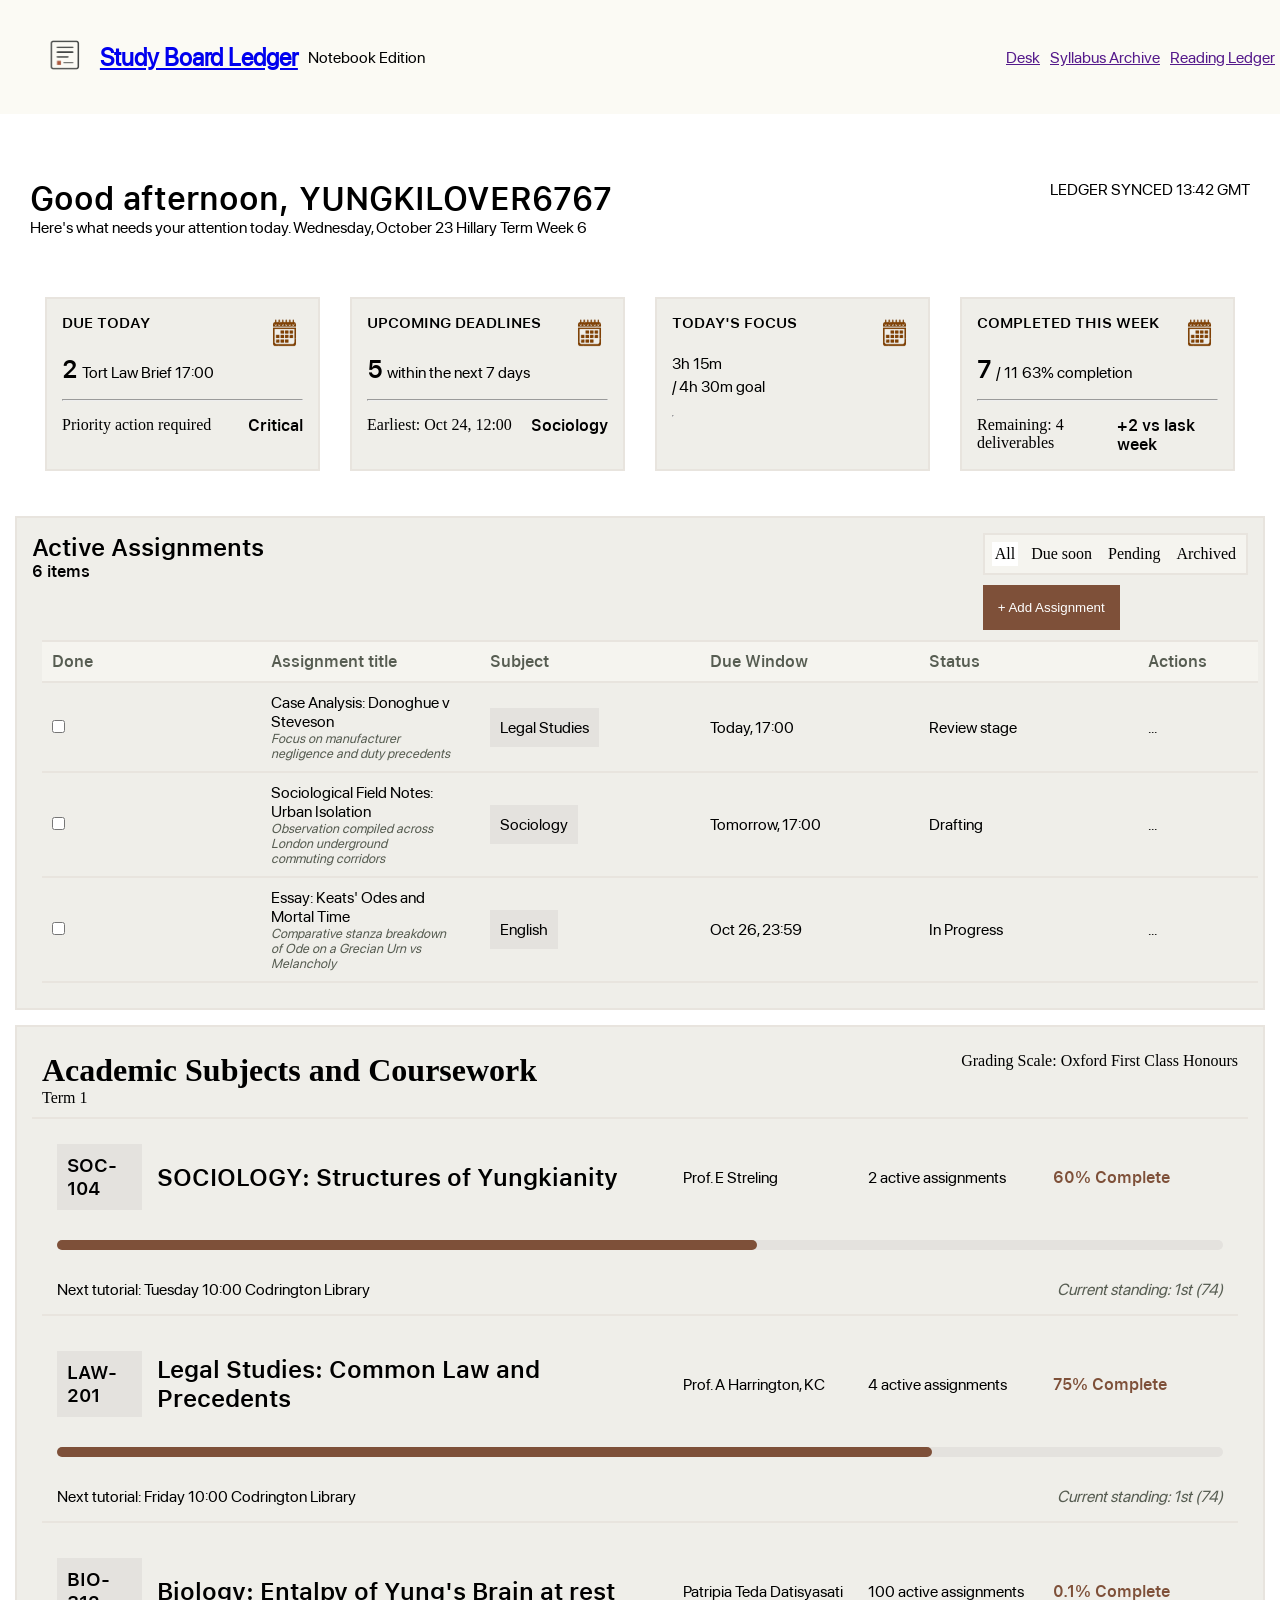
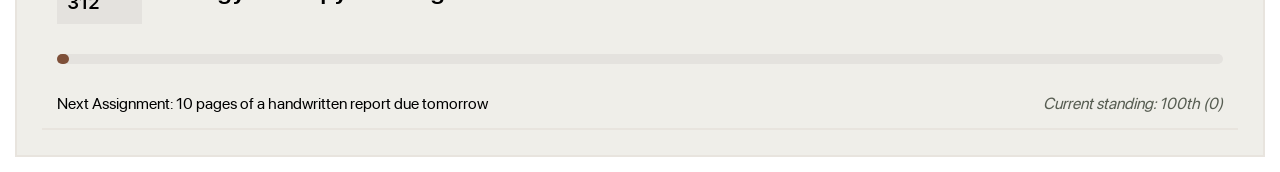
<file: studyBoard/index.html>
<!DOCTYPE html>
<html>
    <head>
        <link rel="stylesheet" href="styles.css">
        <script src="script.js"></script>
    </head>
    <body>
        <nav>
            <div class="nav-left">
                <ul>
                    <li> <a> <img src="img/paper.png" alt="paper.png">   </a></li>
                    <li> <a href="landingpage.html"> <h1> Study Board Ledger </h1> </a></li>
                    <li> <a> <p> Notebook Edition </p> </a></li>
                    <li> <a> <div class="icon"> </div> </a></li>
                </ul>
            </div>
                <div class="nav-right">
                    <ul>
                    <li> <a href=""> Desk </a> </li>
                    <li> <a href=""> Syllabus Archive </a> </li>
                    <li> <a href=""> Reading Ledger </a></li>
                </ul>
            </div>
        </nav>

        <header>

        </header>

        <div class="hero-page"> 
            <div class="hero-header">
                <h1> Good afternoon, <span id="username"> YUNGKILOVER6767 </span> </h1>
                <p> LEDGER SYNCED 13:42 GMT</p>
            </div>
            
            <p> Here's what needs your attention today. Wednesday, October 23 Hillary Term Week 6</p>
        </div>

        <div class="quick-dashboard">
            <!-- Due today -->
            <div class="box-dashboard">
                <div class="box-dashboard-header">
                    <h2> DUE TODAY </h2>
                    <img src="img/calendar.png" alt="calendar.png"> 
                </div>
                <div class="box-dashboard-text">
                    <span class="box-dashboard-value"> 2 </span>
                    <p> Tort Law Brief 17:00 </p>
                </div>
                <hr class="seperating-line">
                <div class="box-dashboard-footer">
                    
                    <p> Priority action required </p>

                    <h4> Critical </h4>
                </div>
            </div>
            <!-- Deadlines -->
            <div class="box-dashboard">
                <div class="box-dashboard-header">
                    <h2> UPCOMING DEADLINES </h2>
                    <img src="img/calendar.png" alt="calendar.png"> 
                </div>
                <div class="box-dashboard-text">
                    <span class="box-dashboard-value"> 5 </span>
                    <p> within the next 7 days </p>
                </div>
                <hr class="seperating-line">
                <div class="box-dashboard-footer">
                    <p> Earliest: Oct 24, 12:00 </p>
                    <h4> Sociology </h4>
                </div>
            </div>

            <!-- TOday's bar -->
            <div class="box-dashboard">
                <div class="box-dashboard-header">
                    <h2> TODAY'S FOCUS </h2>
                    <img src="img/calendar.png" alt="calendar.png"> 
                </div>
                <div class="box-dashboard-text focus-card">
                    <span class="time-done"> 3h 15m </span> <span class="time-full"> / 4h 30m goal </span>
                    <hr class="seperating-line">
                    <!-- <div class="progress-bar">
                        <div class="progress-part"></div>
                        <div class="progress-remainder"> </div>
                    </div>   -->
                </div>
            </div>

            <!-- Completion bar -->
            <div class="box-dashboard">
                <div class="box-dashboard-header">
                    <h2> COMPLETED THIS WEEK </h2>
                    <img src="img/calendar.png" alt="calendar.png"> 
                </div>
                <div class="box-dashboard-text">
                    <span class="box-dashboard-value"> 7 </span> / 
                    <span class="box-dashboard-desc"> 11</span>
                    <span> 63% completion </span>
                </div>
                <hr class="seperating-line">
                <div class="box-dashboard-footer">
                    <p> Remaining: 4 deliverables</p>
                    <h4> +2 vs lask week </h4>
                </div>
            </div>
        </div>

        <div class="active-assignments">
            <div class="assignment-header">
                <div class="right"> 
                    <h2> Active Assignments </h2>
                    <p> 6 items </p>
                </div>
                
                <div>       
                    <div class="slider">
                        <ul>
                            <li id="all"> All </li>
                            <li id="due-soon"> Due soon </li>
                            <li id="pending"> Pending </li>
                            <li id="archived"> Archived </li>
                        </ul>
                    </div>
                    <button> + Add Assignment </button>
                </div>
            </div>
            <div class="custom-table-container">
                <div class="row row--header">
                    <p> Done</p>
                    <p> Assignment title </p>
                    <p> Subject </p>
                    <p> Due Window </p>
                    <p> Status </p>
                    <p> Actions </p>
                </div>
                <!-- Row 1 -->
                <div class="row" data-status="due-soon">
                    <div> <input type="checkbox"> </div> 
                    <div> 
                        <div class="title-main"> Case Analysis: Donoghue v Steveson </div>
                        <div class="title-sub"> Focus on manufacturer negligence and duty precedents </div>
                    </div>
                    <div> <span class="tag"> Legal Studies </span></div>
                    <div> <span class="due-dot"> </span> Today, 17:00</td> </div>
                    <div> <span class="status-badge review"> Review stage </span> </div>
                    <div class="actions">  ... </div>
                </div>
                <!-- Row 2 -->
                <div class="row" data-status="pending">
                    <div> <input type="checkbox"> </div> 
                    <div> 
                        <div class="title-main"> Sociological Field Notes: Urban Isolation </div>
                        <div class="title-sub"> Observation compiled across London underground commuting corridors </div>
                    </div>
                    <div> <span class="tag"> Sociology </span></div>
                    <div> Tomorrow, 17:00</td> </div>
                    <div> Drafting </div>
                    <div class="actions">  ... </div>
                </div>

                <!-- Row 3 -->
                <div class="row" data-status="archived">
                    <div> <input type="checkbox"> </div> 
                    <div> 
                        <div class="title-main"> Essay: Keats' Odes and Mortal Time </div>
                        <div class="title-sub"> Comparative stanza breakdown of Ode on a Grecian Urn vs Melancholy </div>
                    </div>
                    <div> <span class="tag"> English </span></div>
                    <div> Oct 26, 23:59 </div>
                    <div> In Progress </div>
                    <div class="actions">  ... </div>
                </div>

            </div>

        </div>

        <div class="starsandbars">
            <div class="header-bar">
                <div class="right">
                    <h1> Academic Subjects and Coursework </h1>
                    <p> Term 1 </p>
                </div>
                <div class="left"> 
                    <p> Grading Scale: Oxford First Class Honours </p>
                </div>  
            </div>
            <div class="bar-row">
                <div class="top-row">
                    <h3> SOC-104 </h3>
                    <h2> SOCIOLOGY: Structures of Yungkianity </h2>
                    <p> Prof. E Streling </p>
                    <p> 2 active assignments </p>
                    <h4> 60% Complete </h4>

                </div>
                <div class="progress-line">
                    <div class="progress-part" style="width: 60%;"> </div>
                    <div class="progress-remainder" style="width: 40%;"> </div>
                </div>
                <div class="bottom-row">
                    <p> Next tutorial: Tuesday 10:00 Codrington Library</p>
                    <p id="current-standing"> Current standing: 1st (74) </p>
                </div>

            </div>

            <div class="bar-row">
                <div class="top-row">
                    <h3> LAW-201 </h3>
                    <h2> Legal Studies: Common Law and Precedents </h3>
                    <p> Prof. A Harrington, KC </p>
                    <p> 4 active assignments </p>
                    <h4> 75% Complete </h4>

                </div>
                <div class="progress-line">
                    <div class="progress-part" style="width: 75%;"> </div>
                    <div class="progress-remainder" style="width: 25%;"> </div>
                </div>
                <div class="bottom-row">
                    <p> Next tutorial: Friday 10:00 Codrington Library</p>
                    <p id="current-standing"> Current standing: 1st (74) </p>
                </div>

            </div>

            <div class="bar-row">
                <div class="top-row">
                    <h3> BIO-312 </h3>
                    <h2> Biology: Entalpy of Yung's Brain at rest </h3>
                    <p> Patripia Teda Datisyasati </p>  
                    <p> 100 active assignments </p>
                    <h4> 0.1% Complete </h4>

                </div>
                <div class="progress-line">
                    <div class="progress-part" style="width: 1%;"> </div>
                    <div class="progress-remainder" style="width: 99%;"> </div>
                </div>
                <div class="bottom-row">
                    <p> Next Assignment: 10 pages of a handwritten report due tomorrow </p>
                    <p id="current-standing"> Current standing: 100th (0) </p>
                </div>

            </div>
        </div>
    </body>
</html>
</file>
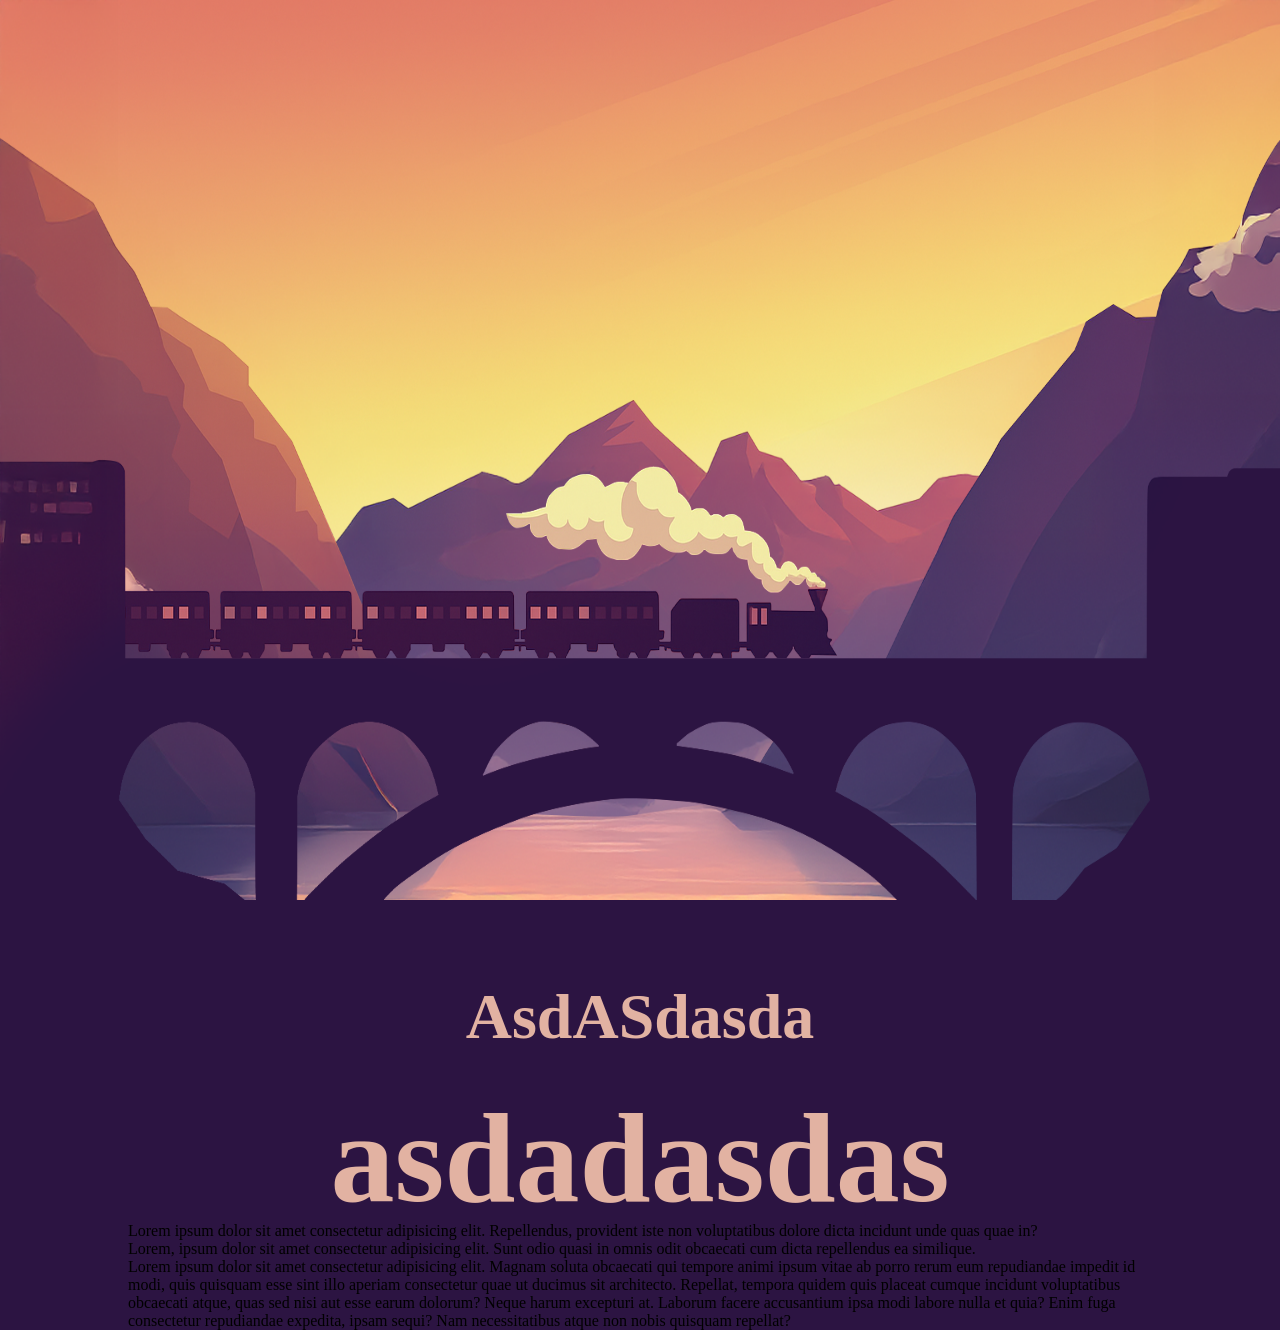
<file: studyBoard/landingpage.html>
<!DOCTYPE html>
<html>
    <head>
        <link rel="stylesheet" href="landingpage.css">
    </head>
    <body>
        <header>
            <div class="container"> 
                <img src="images/1.png" alt="" id="one">
                <img src="images/2.png" alt="" id="two">
                <img src="images/3.png" alt="" id="three">
                <img src="images/4.png" alt="" id="four">
                <img src="images/5.png" alt="" id="five">
            </div>
        </header>

        <main>
            <section>
                <h2> AsdASdasda</h2>
                <h1> asdadasdas</h1>
                <div>
                    <div>
                        <p> Lorem ipsum dolor sit amet consectetur adipisicing elit. Repellendus, provident iste non voluptatibus dolore dicta incidunt unde quas quae in?</p>
                        <p> Lorem, ipsum dolor sit amet consectetur adipisicing elit. Sunt odio quasi in omnis odit obcaecati cum dicta repellendus ea similique.</p>
                    </div>
                    Lorem ipsum dolor sit amet consectetur adipisicing elit. Magnam soluta obcaecati qui tempore animi ipsum vitae ab porro rerum eum repudiandae impedit id modi, quis quisquam esse sint illo aperiam consectetur quae ut ducimus sit architecto. Repellat, tempora quidem quis placeat cumque incidunt voluptatibus obcaecati atque, quas sed nisi aut esse earum dolorum? Neque harum excepturi at. Laborum facere accusantium ipsa modi labore nulla et quia? Enim fuga consectetur repudiandae expedita, ipsam sequi? Nam necessitatibus atque non nobis quisquam repellat?
                </div>
            </section>
            
        </main>
    </body>
    <script>
        const one = document.getElementById("one");
        const two = document.getElementById("two");
        const three = document.getElementById("three");
        const four = document.getElementById("four");
        const five = document.getElementById("five");

        document.addEventListener("scroll", ()=> {
            let value = window.scrollY;

            two.style.right = -value * 0.8 + "px";
            three.style.bottom = -value * 0.4 + "px";
            four.style.bottom = -value * 0.6 + "px";
        })
    </script>
</html>
</file>
<file: studyBoard/styles.css>
/* --- SF PRO TEXT (Using Display Regular as a temporary substitute) --- */
@font-face {
    font-family: 'SF Pro Text Regular';
    src: url('fonts/sf-pro-display_regular.woff2') format('woff2'); /* This file exists! */
    font-weight: 400;
    font-style: normal;
}


/* --- SF PRO TEXT (Using your working Semibold file as the fallback) --- */
@font-face {
    font-family: 'SF Pro Text';
    src: url('fonts/sf-pro-text_semibold.woff2') format('woff2');
    font-weight: 400;
    font-style: normal;
}

@font-face {
    font-family: 'SF Pro Text';
    src: url('fonts/sf-pro-text_semibold.woff2') format('woff2');
    font-weight: 600;
    font-style: normal;
}

* {
    margin: 0;
    padding: 0;

}

:root {
    --secondary-color: #EFEEE9;
    --light-secondary-color: #F5F4EF;
    --paragraph-font: 'SF Pro Text Regular';
    --header-font: 'SF Pro Text';
    --border: 2px solid #E8E4DE;
    --font-gray-color: #575D52;
    --button-brown-color: #7E5039;
    --light-gray-color: #E4E2DE;
}
header {
    height: 150px;
}

nav {
    display: flex;
    justify-content: space-between;
    align-items: center;
    padding: 15px;
    font-family: var(--paragraph-font);

    position: fixed;
    top: 0;
    left: 0;
    width: 100%;
    z-index: 1000;
    opacity: 1.0;
    background-color: #FBFAF4;
}

nav ul img {
    height: 40px;
    width: auto;
}
nav ul {
    display: flex;
    list-style: none;
    align-items: center;
    gap: 10px;
    margin: 10px;
    padding: 10px;
}

/* Hero */

.hero-page {
    margin: 15px;
    padding: 15px;
}

.hero-page h1 {
    font-family: var(--header-font);
}
.hero-page p {
    font-family: var(--paragraph-font);
}

.hero-header {
    display: flex;
    justify-content: space-between;
}

/* Boxes */

.quick-dashboard {
    display: grid;
    grid-template-columns: 1fr 1fr 1fr 1fr;
    margin: 15px;
    padding: 15px;  
}

.box-dashboard {
    margin: 15px;
    padding: 15px;
    background-color: var(--secondary-color);
    width: auto;
    height: 140px;
    border: var(--border);
}   

.box-dashboard-header {
    display: flex;
    justify-content: space-between;
    font-size: 10px;
    font-family: var(--header-font);
}

.box-dashboard-header img {
    height: 40px;
}

.box-dashboard-text {
    gap: 4px;
    display: flex;
    align-items: baseline;
    font-family: var(--paragraph-font);
    font-weight: 100;

}

.box-dashboard-value {
    font-size: 25px;
    font-weight: 400;
    font-family: var(--header-font);
    
}

.box-dashboard-footer {
    display: flex;
    justify-content: space-between;
}

.box-dashboard-footer h4 {
    font-family: var(--header-font);
}
.seperating-line {  

    margin-top: 15px;
    margin-bottom: 15px;
    color: #ECE9E5;
}

.focus-card {
    display: flex;
    flex-direction: column;
}

.assignment-header {
    display: flex;
    justify-content: space-between;
}

.slider li.active {
    background-color: var(--button-brown-color);
    color: white;
    border-radius: 4px;
}

.slider li {
    cursor: pointer;
}

.completed-row {
    opacity: 0.5;
    text-decoration: line-through;
}
.active-assignments {
    border: var(--border);
    margin: 15px;
    padding: 15px;
    background-color: var(--secondary-color);
}

.active-assignments .right {
    font-family: var(--header-font);
}
.active-assignments ul {
    display: flex;
    list-style: none;
    align-items: center;
    gap: 10px;
    padding: 7px;
    margin-bottom: 10px;
    border: var(--border);
    background-color: var(--light-secondary-color);
}

.active-assignments li {
    padding: 3px;
    cursor: pointer;
}
#all {
    background-color: white;
}

.active-assignments button {
    padding: 15px;
    color: white;
    background-color: var(--button-brown-color);
    border: none;
    cursor: pointer;
}

.active-assignments button:active {
    transform: scale(0.98);
}
/* New table */

.custom-table-container {
    padding: 10px;
    width: 100%;
    display: flex;
    flex-direction: column;
}

.row {
    font-family: var(--paragraph-font);
    display: grid;
    grid-template-columns: 1fr 1fr 1fr 1fr 1fr 100px;
    /* padding-top: 10px;
    padding-bottom: 10px; */
    gap: 40px;
    align-items: center;
    border-bottom: var(--border);
    padding: 10px;
}
.row--header {
    font-family: var(--header-font);
    background-color: var(--light-secondary-color);
    color: var(--font-gray-color);
    border-bottom: var(--border);
    border-top: var(--border); 
}

.tag {
    padding: 10px;
    background-color: var(--light-gray-color);
}

.title-sub {
    font-style: italic;
    color: var(--font-gray-color);
    font-size: 13px;
}

.starsandbars {
    display: flex;
    flex-direction: column;

    border: var(--border);
    margin: 15px;
    padding: 15px;
    background-color: var(--secondary-color);
}

.header-bar, .bottom-row {
    display: flex;
    justify-content: space-between;
}

.bottom-row {
    padding: 15px;
    font-family: var(--paragraph-font);
}

#current-standing {
    font-style: italic;
    color: var(--font-gray-color);
}
.top-row {
    display: grid;
    grid-template-columns: 0.5fr 3fr 1fr 1fr 1fr;
    align-items: center;
    gap: 15px;
    padding: 15px;
}

.top-row h3{
    font-family: var(--header-font);
    background-color:  var(--light-gray-color);
    padding: 10px;
}   

.top-row h2 {
    font-family: var(--header-font);
    
}   

.top-row p {
    font-family: var(--paragraph-font);
}

.top-row h4 {
    font-family: var(--header-font);
    color: var(--button-brown-color);
}

.progress-line {
    margin: 15px;
    background-color: var(--light-gray-color);
    height: 10px;
    border-radius: 15px;
}

.progress-part {
    height: 100%;
    background-color: var(--button-brown-color);
    border-radius: 15px;
}

.bar-row {
    margin: 10px;
    border-bottom: var(--border);
}

.header-bar {
    padding: 10px;
    border-bottom: var(--border);
}
</file>
<file: studyBoard/landingpage.css>
* {
    margin: 0;
    padding: 0;
    box-sizing: border-box;
}

:root {
    --dark-text: #ab847f;
    --light-text: #e2b2a2;
    --gradient: linear-gradient(to bottom, #9973aa, #ba708b);
    --bg: #2c1442;
}

header {
    width: 100%;
    height: 100vh;
    overflow: hidden;
    position: relative;
}

header img {
    position: absolute;
    width: 100%;
    height: 100%;
    bottom: 0;
}

#one {
    z-index: 6;
}
#two {
    z-index: 5;
}
#three {
    z-index: 4;
}
#four {
    z-index: 3;
}
#five {
    z-index: 2;
}

main {
    background: var(--bg);
    padding-top: 80px;
}

main section {
    width: 80%;
    margin: auto;
}

main section h2 {
    color: var(--light-text);
    font-size: 4rem;
    text-align: center;
}

main section h1 {
    color: var(--light-text);
    font-size: 8rem;
    text-align: center;
    line-height: 1;
    margin-top: 40px;
}
</file>
